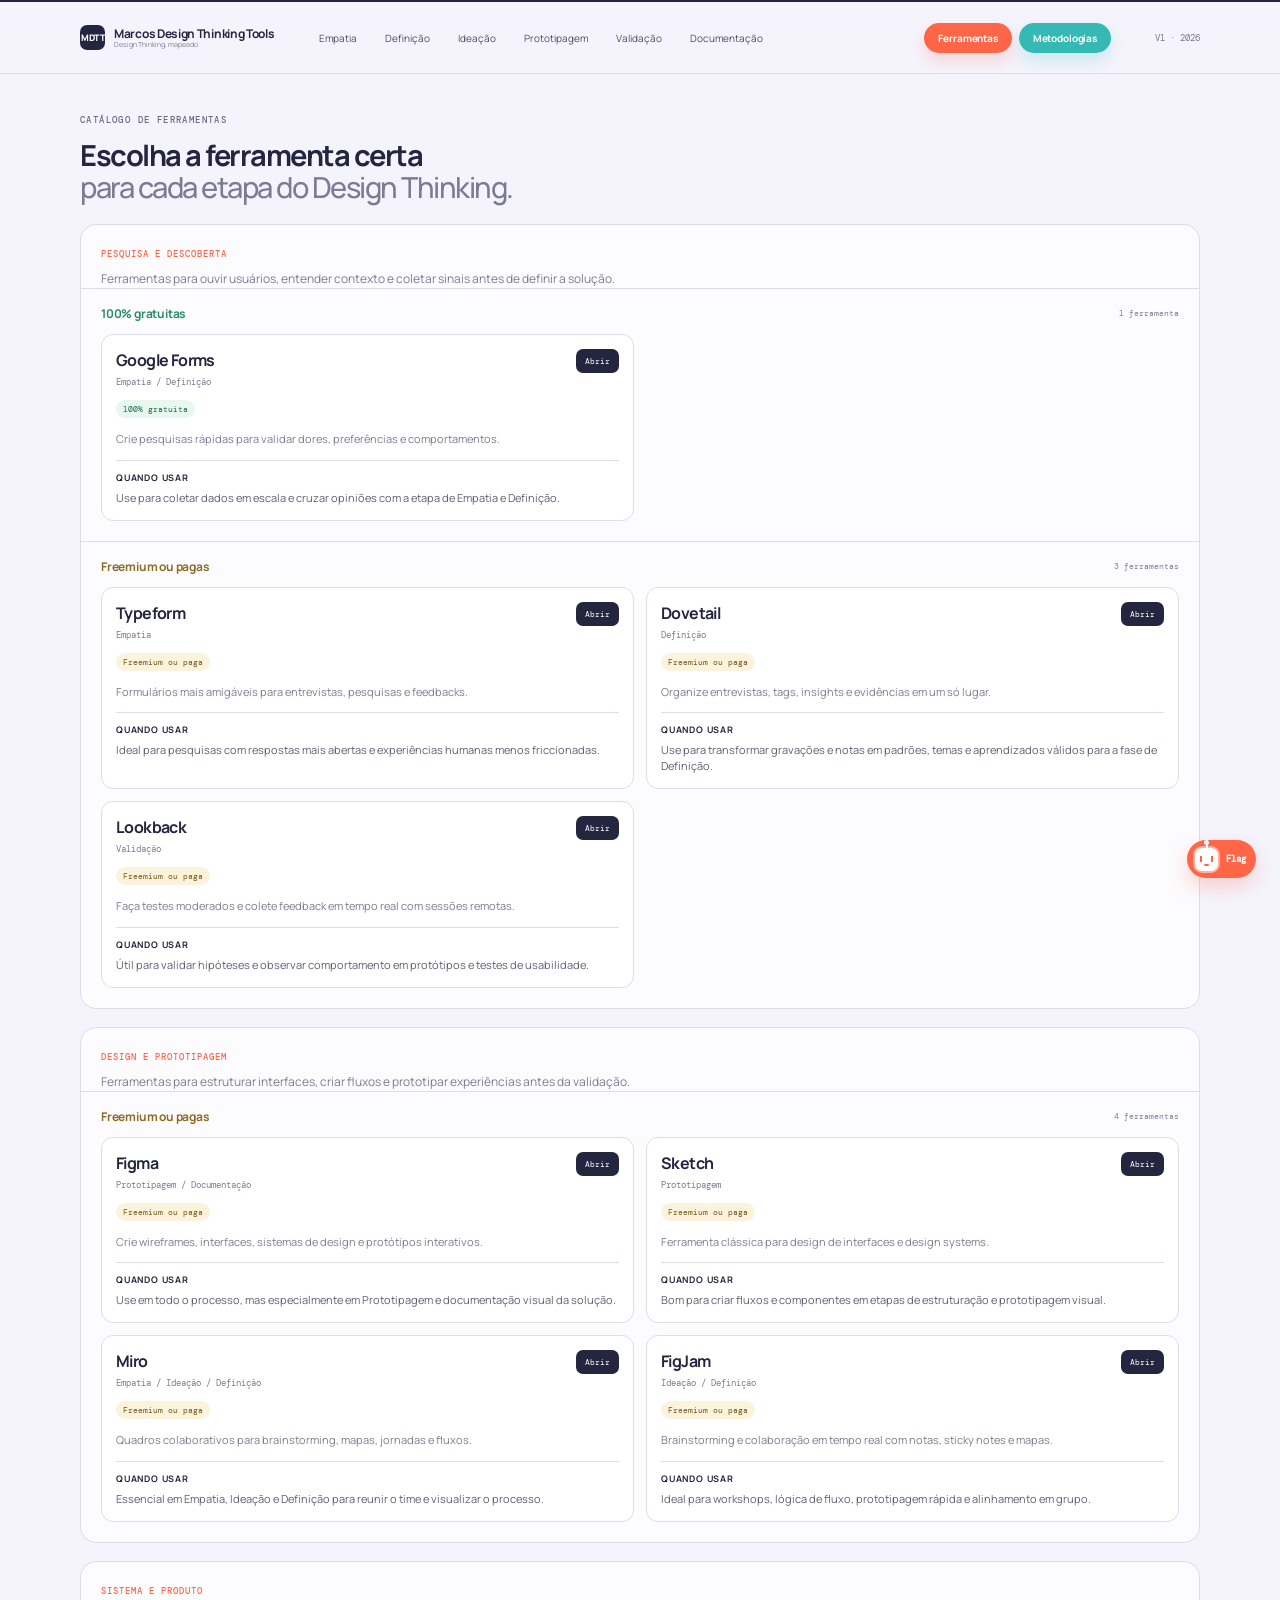
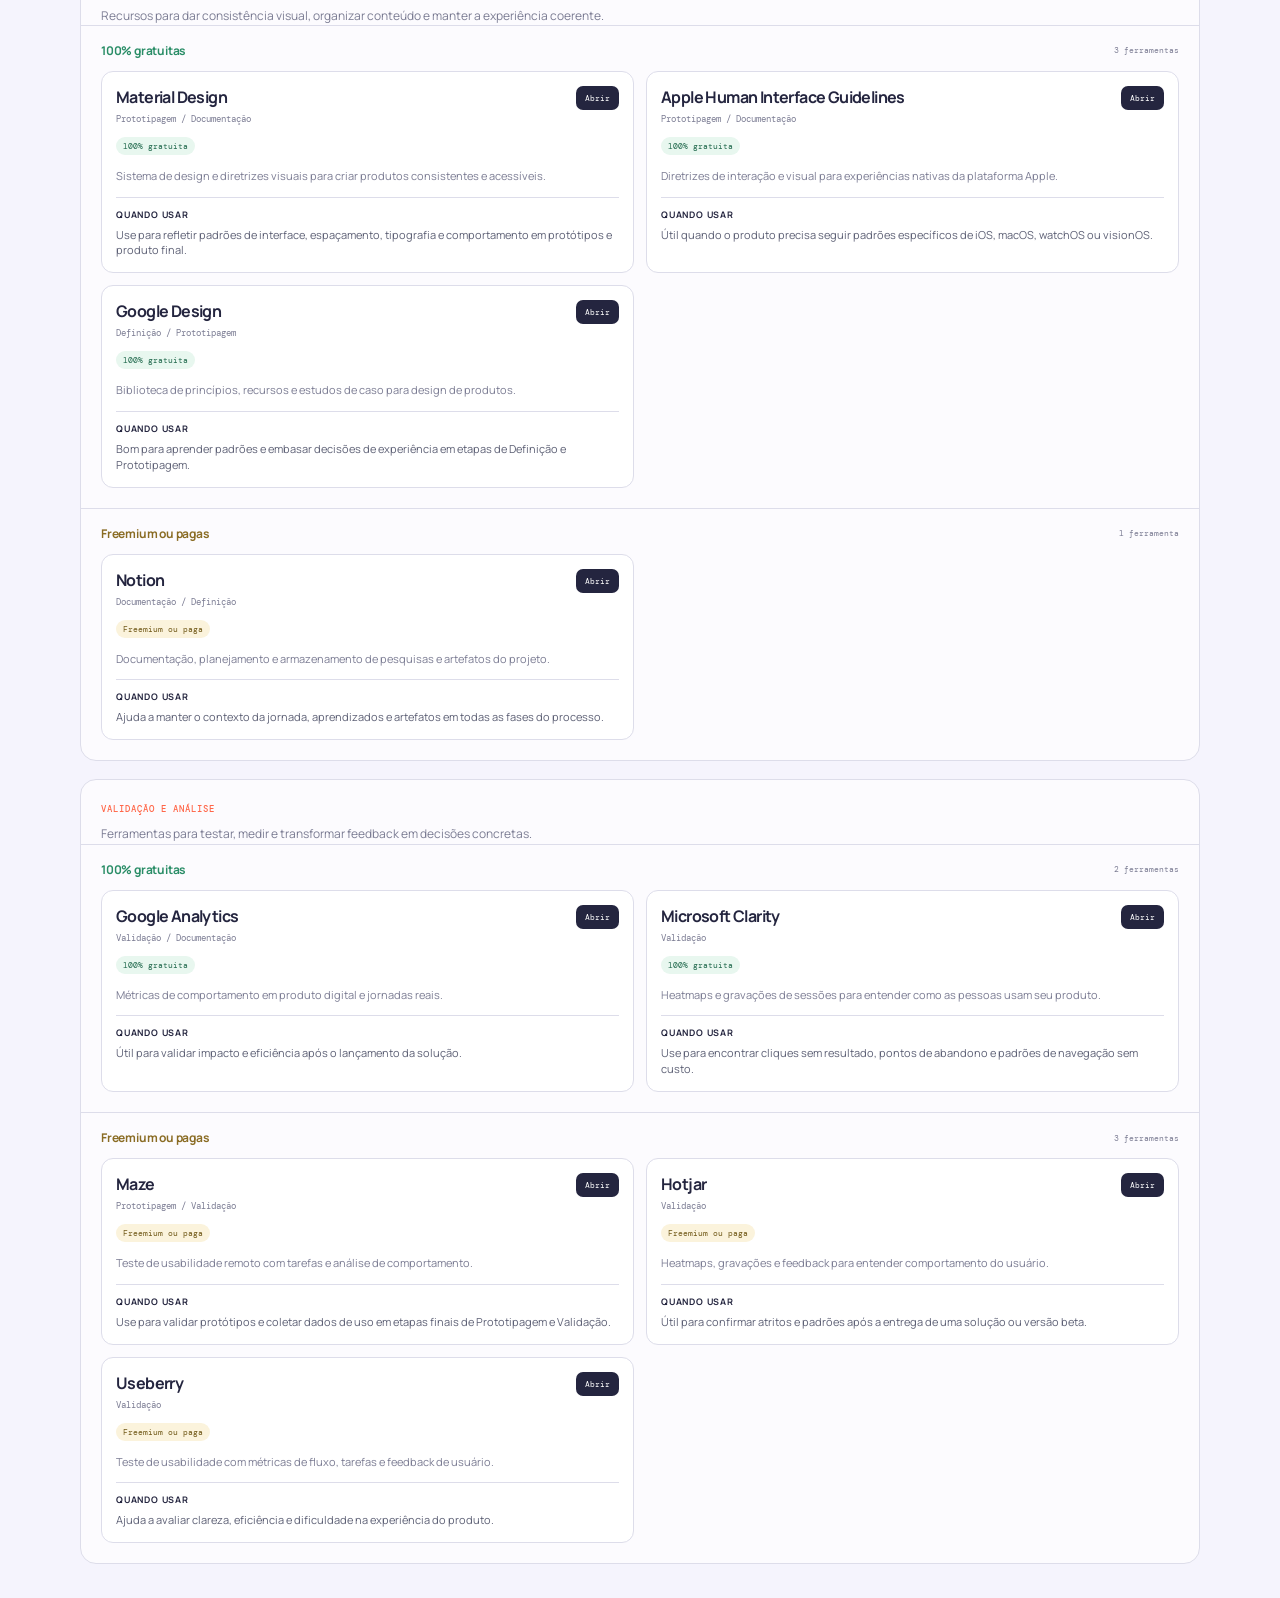
<file: ferramentas.html>
<!doctype html>
<html lang="pt-BR">
  <head>
    <meta charset="UTF-8" />
    <meta name="viewport" content="width=device-width, initial-scale=1.0" />
    <meta name="description" content="Ferramentas de design e Design Thinking: catálogo por etapa do processo." />
    <title>Ferramentas | Marcos Design Thinking Tools</title>
    <link rel="preconnect" href="https://fonts.googleapis.com" />
    <link rel="preconnect" href="https://fonts.gstatic.com" crossorigin />
    <link href="https://fonts.googleapis.com/css2?family=DM+Mono:wght@400;500&family=Manrope:wght@400;500;600;700;800&display=swap" rel="stylesheet" />
    <link rel="stylesheet" href="styles.css" />
  </head>
  <body>
    <div class="page-shell">
      <header class="topbar">
        <a class="brand" href="index.html" aria-label="Marcos Design Thinking Tools, início">
          <span class="brand-mark">MDTT</span>
          <span class="brand-copy"><strong>Marcos Design Thinking Tools</strong><small>Design Thinking, mapeado</small></span>
        </a>
        <nav class="main-nav" aria-label="Navegação principal">
          <a href="index.html#jornada" data-phase="0">Empatia</a>
          <a href="index.html#jornada" data-phase="1">Definição</a>
          <a href="index.html#jornada" data-phase="2">Ideação</a>
          <a href="index.html#jornada" data-phase="3">Prototipagem</a>
          <a href="index.html#jornada" data-phase="4">Validação</a>
          <a href="index.html#jornada" data-phase="5">Documentação</a>
        </nav>
        <div class="header-links"><a class="nav-tools is-active" href="ferramentas.html">Ferramentas</a><a class="nav-methods" href="metodologias.html">Metodologias</a></div>
        <span class="version">V1 · 2026</span>
      </header>

      <main>
        <section class="tools-section container tools-page">
          <div class="tools-header">
            <div>
              <p class="eyebrow">CATÁLOGO DE FERRAMENTAS</p>
              <h2>Escolha a ferramenta certa<br /><span>para cada etapa do Design Thinking.</span></h2>
            </div>
          </div>
          <div class="tools-categories" id="tools-categories" aria-live="polite"></div>
        </section>
      </main>
    </div>

    <script src="script.js"></script>
  </body>
</html>
</file>
<file: styles.css>
:root {
  --ink: #24253f;
  --muted: #7b7c93;
  --line: #ddddea;
  --paper: #f5f4fd;
  --white: #fff;
  --coral: #ff6648;
  --teal: #35b9b4;
  --yellow: #f1c637;
  --blue: #7198eb;
  --violet: #9d7ce7;
  --green: #5bb98d;
  --display: 'Manrope', sans-serif;
  --mono: 'DM Mono', monospace;
}
* { box-sizing: border-box; }
html { scroll-behavior: smooth; }
body { margin: 0; background: var(--paper); color: var(--ink); font-family: var(--display); font-size: 13px; }
a { color: inherit; text-decoration: none; }
button { border: 0; color: inherit; font: inherit; cursor: pointer; }
.page-shell { overflow: hidden; min-height: 100vh; }
.container { width: min(1120px, calc(100% - 64px)); margin-inline: auto; }
.topbar { height: 74px; border-top: 2px solid var(--ink); border-bottom: 1px solid var(--line); display: flex; align-items: center; gap: 44px; padding: 0 max(32px, calc((100vw - 1120px) / 2)); background: rgba(245,244,253,.86); backdrop-filter: blur(12px); position: sticky; top: 0; z-index: 10; }
.brand { display: flex; align-items: center; gap: 9px; min-width: 165px; }
.brand-mark { display: grid; place-items: center; width: 25px; height: 25px; border-radius: 7px; background: var(--ink); color: white; font-weight: 800; font-size: 9px; letter-spacing: -.5px; }
.brand-copy { display: grid; gap: 1px; line-height: 1; }.brand-copy strong { font-size: 12px; letter-spacing: -.3px; }.brand-copy small { color: var(--muted); font-size: 7px; }
.main-nav { display: flex; gap: 28px; font-size: 10px; color: #4c4d63; flex: 1; }.main-nav a { transition: color .2s; }.main-nav a:hover { color: var(--coral); }
.header-links { display: flex; align-items: center; gap: 7px; flex-shrink: 0; }.nav-tools, .nav-methods { display: inline-flex; align-items: center; justify-content: center; padding: 8px 14px; border-radius: 999px; color: white; font-size: 10px; font-weight: 700; letter-spacing: -.15px; }.nav-tools { background: var(--coral); box-shadow: 0 8px 16px rgba(255, 102, 72, .22); }.nav-methods { background: var(--teal); box-shadow: 0 8px 16px rgba(53, 185, 180, .22); }
.version { font: 9px var(--mono); color: #77788e; white-space: nowrap; }.menu-toggle { display: none; background: transparent; padding: 4px; }.menu-toggle svg { width: 19px; }
.hero { padding: 70px 0 43px; display: flex; justify-content: space-between; align-items: end; }.eyebrow { margin: 0 0 14px; font: 500 9px var(--mono); letter-spacing: 1.4px; color: #686980; }.hero h1 { font-size: clamp(42px, 5vw, 64px); line-height: .98; letter-spacing: -3.5px; margin: 0; font-weight: 800; }.hero h1 em { font-style: normal; color: var(--coral); }.hero-intro { color: var(--muted); line-height: 1.65; max-width: 470px; margin: 20px 0 0; font-size: 13px; }.hero-stats { display: flex; gap: 35px; padding-bottom: 6px; }.hero-stats div { display: grid; gap: 3px; }.hero-stats strong { font-size: 23px; line-height: 1; }.hero-stats span { font: 8px var(--mono); color: #88899e; }
.tools-section { padding-top: 40px; padding-bottom: 34px; }
.tools-header { margin-bottom: 20px; }
.tools-header h2 { margin: 0; font-size: 29px; line-height: 1.1; letter-spacing: -1.5px; }
.tools-header h2 span { color: var(--muted); font-weight: 500; }
.tools-categories { display: grid; gap: 18px; }
.tool-category { background: rgba(255,255,255,.7); border: 1px solid var(--line); border-radius: 16px; overflow: hidden; }
.tool-category-header { padding: 18px 20px 0; }
.tool-category-kicker { display: inline-block; font: 500 9px var(--mono); letter-spacing: 1px; color: var(--coral); text-transform: uppercase; }
.tool-category-header p { margin: 8px 0 0; color: var(--muted); line-height: 1.6; font-size: 12px; }
.tool-group { border-top: 1px solid var(--line); }.tool-group-heading { display: flex; align-items: center; justify-content: space-between; gap: 12px; padding: 16px 20px 0; }.tool-group-heading h3 { margin: 0; font-size: 12px; letter-spacing: -.2px; }.tool-group-heading span { color: var(--muted); font: 8px var(--mono); }.tool-group-free .tool-group-heading h3 { color: #2a8d67; }.tool-group-paid .tool-group-heading h3 { color: #8a6c24; }.tool-grid { display: grid; grid-template-columns: repeat(2, minmax(0, 1fr)); gap: 12px; padding: 12px 20px 20px; }
.tool-card-item { background: var(--white); border: 1px solid var(--line); border-radius: 12px; padding: 14px; display: flex; flex-direction: column; gap: 12px; }
.tool-card-top { display: flex; align-items: flex-start; justify-content: space-between; gap: 10px; }
.tool-card-top h3 { margin: 0; font-size: 16px; letter-spacing: -0.6px; }
.tool-card-top span { display: block; margin-top: 5px; font: 9px var(--mono); color: var(--muted); }
.tool-card-top a { display: inline-flex; align-items: center; justify-content: center; padding: 7px 9px; border-radius: 7px; background: var(--ink); color: white; font: 8px var(--mono); }
.tool-pricing { align-self: flex-start; padding: 4px 7px; border-radius: 999px; background: #e8f7ef; color: #21694d; font: 8px var(--mono); }.tool-group-paid .tool-pricing { background: #fbf3dc; color: #705817; }
.tool-card-item p { margin: 0; color: var(--muted); font-size: 11px; line-height: 1.6; }
.tool-use { display: grid; gap: 6px; padding-top: 10px; border-top: 1px solid var(--line); }
.tool-use strong { font-size: 9px; text-transform: uppercase; letter-spacing: .8px; color: var(--ink); }
.tool-use span { color: #5d6075; line-height: 1.45; font-size: 11px; }
.methodology-intro { max-width: 720px; margin: 12px 0 26px; color: var(--muted); font-size: 12px; line-height: 1.65; }.methodology-categories { display: grid; gap: 18px; }.methodology-category { background: rgba(255,255,255,.7); border: 1px solid var(--line); border-radius: 16px; overflow: hidden; }.methodology-category-header { padding: 18px 20px 0; }.methodology-category-header h3 { margin: 8px 0 0; font-size: 18px; letter-spacing: -.6px; }.methodology-category-header p { margin: 7px 0 0; color: var(--muted); line-height: 1.55; font-size: 11px; }.methodology-grid { display: grid; grid-template-columns: repeat(2, minmax(0, 1fr)); gap: 12px; padding: 16px 20px 20px; }.methodology-card { display: flex; flex-direction: column; gap: 11px; padding: 16px; background: var(--white); border: 1px solid var(--line); border-radius: 12px; }.methodology-card-head { display: flex; align-items: flex-start; justify-content: space-between; gap: 12px; }.methodology-card h4 { margin: 0; font-size: 16px; letter-spacing: -.5px; }.methodology-card-icon { display: grid; place-items: center; width: 28px; height: 28px; flex: 0 0 auto; border-radius: 8px; background: color-mix(in srgb, var(--method-color), white 86%); color: var(--method-color); }.methodology-card-icon svg { width: 15px; }.methodology-card p { margin: 0; color: var(--muted); font-size: 11px; line-height: 1.6; }.methodology-purpose { padding-top: 10px; border-top: 1px solid var(--line); color: #5d6075; font-size: 11px; line-height: 1.55; }.methodology-purpose strong { display: block; margin-bottom: 4px; color: var(--method-color); font: 500 8px var(--mono); letter-spacing: .9px; text-transform: uppercase; }.methodology-tag { align-self: flex-start; padding: 4px 7px; border-radius: 999px; background: color-mix(in srgb, var(--method-color), white 89%); color: var(--method-color); font: 8px var(--mono); }
.journey { padding-bottom: 100px; }.journey-heading { display: flex; justify-content: space-between; align-items: end; margin-bottom: 30px; border-top: 1px solid var(--line); padding-top: 32px; }.journey-heading h2 { margin: 0; font-size: 29px; line-height: 1.1; letter-spacing: -1.5px; }.journey-heading h2 span { color: var(--muted); font-weight: 500; }.view-switcher { display: flex; gap: 4px; padding: 4px; background: #ebebf5; border-radius: 10px; }.view-button { display: flex; align-items: center; gap: 7px; padding: 9px 13px; background: transparent; border-radius: 7px; color: var(--muted); font-size: 11px; }.view-button svg { width: 14px; }.view-button.is-active { background: var(--white); color: var(--ink); box-shadow: 0 2px 8px #3b3c5b12; }
.phase-tabs { display: flex; gap: 7px; margin-bottom: 25px; overflow-x: auto; padding-bottom: 3px; scrollbar-width: none; }.phase-tabs::-webkit-scrollbar { display: none; }.phase-tab { display: flex; align-items: center; gap: 8px; padding: 9px 14px 9px 9px; border: 1px solid var(--line); background: rgba(255,255,255,.55); border-radius: 9px; white-space: nowrap; font-size: 11px; color: var(--muted); transition: all .2s; }.phase-tab:hover { border-color: var(--phase); color: var(--ink); }.phase-tab.is-active { background: var(--ink); color: white; border-color: var(--ink); }.phase-tab .tab-num { display: grid; place-items: center; width: 21px; height: 21px; border-radius: 50%; color: white; background: var(--phase); font: 10px var(--mono); }.phase-tab.is-active .tab-num { color: var(--ink); background: var(--white); }
.phase-content { min-height: 375px; }.phase-card { --phase: var(--coral); display: grid; grid-template-columns: 72px 1fr; gap: 17px; position: relative; animation: rise .45s ease both; }.phase-marker { position: relative; display: flex; flex-direction: column; align-items: center; }.phase-marker:after { content: ''; position: absolute; width: 1px; background: var(--line); top: 55px; bottom: -70px; }.phase-number { display: grid; place-items: center; width: 47px; height: 47px; border-radius: 13px; background: var(--phase); color: white; font: 500 15px var(--mono); box-shadow: 0 8px 18px color-mix(in srgb, var(--phase), transparent 68%); }.phase-content-card { background: var(--white); border: 1px solid #e1e1eb; border-radius: 14px; overflow: hidden; }.phase-intro { display: flex; justify-content: space-between; gap: 24px; padding: 25px 27px 21px; border-bottom: 1px solid var(--line); }.phase-title-wrap h3 { margin: 0 0 7px; font-size: 23px; letter-spacing: -1px; }.phase-title-wrap .sub { color: var(--muted); font-size: 11px; margin: 0; }.phase-meta { text-align: right; white-space: nowrap; }.phase-meta .meta-label { font: 8px var(--mono); color: var(--muted); }.phase-meta strong { display: block; font-size: 19px; color: var(--phase); }.story { padding: 20px 27px 22px; background: color-mix(in srgb, var(--phase), white 94%); }.story-label { color: var(--phase); font: 500 8px var(--mono); letter-spacing: .8px; text-transform: uppercase; }.story p { color: #63647a; line-height: 1.65; max-width: 780px; margin: 9px 0 0; font-size: 12px; }.story strong { color: var(--ink); }.tools-grid { padding: 18px 14px 14px; display: grid; grid-template-columns: repeat(3, 1fr); gap: 8px; }.tool-card { border: 1px solid var(--line); border-radius: 9px; padding: 13px; min-height: 116px; display: flex; flex-direction: column; justify-content: space-between; transition: transform .2s, border-color .2s, box-shadow .2s; }.tool-card:hover { transform: translateY(-3px); border-color: var(--phase); box-shadow: 0 7px 18px #3b3c5b10; }.tool-top { display: flex; justify-content: space-between; gap: 7px; align-items: start; }.tool-top h4 { margin: 0; font-size: 13px; }.tool-icon { width: 25px; height: 25px; display: grid; place-items: center; color: var(--phase); background: color-mix(in srgb, var(--phase), white 88%); border-radius: 7px; }.tool-icon svg { width: 14px; }.tool-card p { margin: 7px 0 11px; color: var(--muted); font-size: 10px; line-height: 1.45; }.tool-link { display: flex; align-items: center; gap: 4px; color: var(--phase); font-size: 10px; font-weight: 700; }.tool-link svg { width: 12px; }.phase-footer { display: flex; justify-content: space-between; align-items: center; padding: 0 27px 19px; color: var(--muted); font: 9px var(--mono); }.phase-footer span:last-child { color: var(--phase); }
.tabs-mode .phase-card { display: block; }.tabs-mode .phase-marker { display: none; }.tabs-mode .phase-content-card { border-radius: 14px; }.tabs-mode .phase-content-card .phase-intro { padding-top: 28px; }
.footer { border-top: 1px solid var(--line); padding: 25px 0 35px; color: var(--muted); display: flex; justify-content: space-between; font: 9px var(--mono); }.footer b { color: var(--coral); }
.method-grid { padding: 18px 14px 14px; display: grid; grid-template-columns: repeat(2, 1fr); gap: 9px; }.method-card { text-align: left; border: 1px solid var(--line); border-radius: 10px; padding: 14px; background: #fff; transition: transform .2s, border-color .2s, box-shadow .2s; }.method-card:hover { transform: translateY(-3px); border-color: var(--phase); box-shadow: 0 7px 18px #3b3c5b10; }.method-card-head { display: flex; align-items: start; justify-content: space-between; gap: 10px; }.method-card h4 { margin: 0; font-size: 13px; }.method-card-head svg { width: 15px; color: var(--phase); }.method-card p { margin: 8px 0 12px; color: var(--muted); font-size: 10px; line-height: 1.5; }.method-supports { display: grid; gap: 7px; margin: 0 0 12px; }.supports-label { font: 500 8px var(--mono); letter-spacing: .9px; color: var(--muted); text-transform: uppercase; }.support-tools { display: flex; flex-wrap: wrap; gap: 6px; }.support-tool { display: inline-flex; align-items: center; padding: 5px 7px; border-radius: 999px; background: color-mix(in srgb, var(--phase), white 88%); color: var(--ink); font: 8px var(--mono); border: 1px solid color-mix(in srgb, var(--phase), white 72%); }.method-tools { display: flex; flex-wrap: wrap; gap: 5px; }.method-tool { display: inline-flex; align-items: center; gap: 4px; padding: 5px 7px; border-radius: 5px; color: var(--phase); background: color-mix(in srgb, var(--phase), white 92%); font: 9px var(--mono); }.method-tool svg { width: 11px; }.method-card .method-cta { margin-top: 12px; color: var(--phase); font: 9px var(--mono); }.method-order { display: inline-grid; place-items: center; width: 21px; height: 21px; margin-bottom: 8px; border-radius: 6px; background: color-mix(in srgb, var(--phase), white 88%); color: var(--phase); font: 9px var(--mono); }.method-modal { width: min(500px, calc(100% - 32px)); border: 0; border-radius: 15px; padding: 31px; color: var(--ink); background: var(--white); box-shadow: 0 22px 80px #20213d35; }.method-modal::backdrop { background: #24253f66; backdrop-filter: blur(5px); }.modal-close { position: absolute; top: 14px; right: 14px; display: grid; place-items: center; width: 30px; height: 30px; border-radius: 50%; background: var(--paper); color: var(--muted); }.modal-close svg { width: 15px; }.modal-kicker, .modal-section span { font: 500 9px var(--mono); color: var(--coral); letter-spacing: 1px; }.method-modal h2 { margin: 12px 0 8px; font-size: 27px; letter-spacing: -1px; }.modal-summary { color: var(--muted); line-height: 1.6; margin: 0 0 24px; }.modal-section { border-top: 1px solid var(--line); padding-top: 14px; margin-top: 15px; }.modal-section span { color: var(--muted); }.modal-section p { line-height: 1.65; color: #5e6077; margin: 8px 0 0; font-size: 12px; }.journey-mode .phase-tabs { display: none; }.journey-mode .phase-content { display: grid; gap: 32px; }.journey-mode .phase-card:not(:last-child) .phase-marker:after { bottom: -45px; }.journey-mode .phase-card:last-child .phase-marker:after { display: none; }.journey-mode .phase-intro { padding-top: 20px; }
@keyframes rise { from { opacity: 0; transform: translateY(9px); } to { opacity: 1; transform: translateY(0); } }
@media (max-width: 760px) { .container { width: min(100% - 36px, 560px); }.topbar { height: 62px; padding: 0 18px; gap: 14px; }.main-nav, .version { display: none; }.brand { flex: 1; }.header-links { gap: 5px; }.nav-tools, .nav-methods { padding: 7px 9px; font-size: 9px; }.menu-toggle { display: block; }.hero { padding: 48px 0 34px; display: block; }.hero h1 { letter-spacing: -2px; font-size: 43px; }.hero-intro { font-size: 12px; }.hero-stats { margin-top: 32px; justify-content: space-between; width: min(100%, 300px); }.journey-heading { align-items: start; gap: 20px; flex-direction: column; }.journey-heading h2 { font-size: 26px; }.view-switcher { align-self: stretch; }.view-button { flex: 1; justify-content: center; }.tool-grid, .methodology-grid { grid-template-columns: 1fr; }.tool-card-item { min-height: auto; }.phase-card { grid-template-columns: 43px 1fr; gap: 10px; }.phase-number { width: 38px; height: 38px; border-radius: 11px; font-size: 12px; }.phase-marker:after { top: 47px; }.phase-intro { display: block; padding: 20px; }.phase-meta { text-align: left; display: flex; align-items: center; gap: 8px; margin-top: 14px; }.phase-meta strong { display: inline; }.story { padding: 17px 20px 19px; }.method-grid { grid-template-columns: 1fr; padding: 12px; }.phase-footer { padding: 0 20px 16px; }.phase-footer span:first-child { max-width: 180px; line-height: 1.5; }.tools-header h2 { font-size: 26px; }.footer { display: block; line-height: 1.8; }.footer span { display: block; } }
@media (max-width: 760px) { .main-nav.is-open { display: flex; position: absolute; top: 61px; left: 0; right: 0; padding: 17px 18px 19px; flex-direction: column; gap: 15px; background: rgba(245,244,253,.98); border-bottom: 1px solid var(--line); box-shadow: 0 12px 20px #3b3c5b0c; } }
@media (max-width: 420px) { .tools-grid { grid-template-columns: 1fr; }.tool-card { min-height: auto; }.hero-stats { gap: 16px; }.phase-tab { padding-right: 11px; } }
.sr-only { position: absolute; width: 1px; height: 1px; padding: 0; margin: -1px; overflow: hidden; clip: rect(0, 0, 0, 0); white-space: nowrap; border: 0; }
.marc-flag { position: fixed; right: 24px; bottom: 22px; z-index: 20; font-family: var(--display); }
.marc-launcher { display: inline-flex; align-items: center; gap: 6px; min-height: 38px; padding: 5px 10px 5px 6px; border-radius: 999px; background: var(--coral); color: white; box-shadow: 0 9px 20px rgba(255,102,72,.26); transition: transform .2s, box-shadow .2s; }
.marc-launcher:hover { transform: translateY(-3px); box-shadow: 0 16px 30px rgba(255,102,72,.36); }
.marc-launcher-label { font: 700 9px var(--mono); }
.marc-robot { position: relative; display: grid; place-items: center; width: 27px; height: 27px; border-radius: 9px; background: #fff; border: 2px solid #ffb19f; }
.marc-robot:before { content: ''; position: absolute; top: -6px; width: 2px; height: 6px; background: #fff; }
.marc-robot:after { content: ''; position: absolute; top: -8px; width: 5px; height: 5px; border-radius: 50%; background: #fff; }
.marc-robot span { position: relative; width: 13px; height: 6px; border-left: 2px solid var(--coral); border-right: 2px solid var(--coral); }
.marc-robot span:after { content: ''; position: absolute; left: 2px; right: 2px; bottom: -4px; height: 2px; border-radius: 2px; background: var(--coral); }
.marc-panel { position: absolute; right: 0; bottom: 49px; display: grid; grid-template-rows: auto minmax(0, 1fr) auto auto; width: min(365px, calc(100vw - 32px)); max-height: min(590px, calc(100vh - 90px)); overflow: hidden; border: 1px solid var(--line); border-radius: 18px; background: rgba(255,255,255,.98); box-shadow: 0 20px 60px rgba(36,37,63,.2); }
.marc-panel[hidden] { display: none; }
.marc-panel-head { display: flex; align-items: center; justify-content: space-between; gap: 14px; padding: 16px 17px 14px; background: linear-gradient(135deg, #fff4ef, #fff); border-bottom: 1px solid var(--line); }
.marc-panel-head div { display: grid; gap: 3px; }
.marc-panel-head strong { font-size: 15px; letter-spacing: -.4px; }
.marc-panel-head span { color: var(--muted); font: 8px var(--mono); }
.marc-close { width: 27px; height: 27px; border-radius: 50%; background: var(--paper); color: var(--muted); font-size: 19px; line-height: 1; }
.marc-messages { display: grid; align-content: start; gap: 10px; overflow-y: auto; min-height: 160px; max-height: 330px; padding: 15px; }
.marc-message { max-width: 92%; padding: 10px 11px; border-radius: 12px; color: #56586f; font-size: 11px; line-height: 1.55; }
.marc-message.bot { justify-self: start; background: #f5f4fd; border: 1px solid #e6e5f0; border-top-left-radius: 4px; }
.marc-message.user { justify-self: end; background: var(--coral); color: white; border-top-right-radius: 4px; }
.marc-message strong { color: var(--ink); }
.marc-message.user strong { color: white; }
.marc-answer-note { display: block; margin-top: 7px; color: var(--muted); font-size: 10px; }
.marc-tool-link { display: inline-flex; align-items: center; gap: 4px; margin-top: 9px; color: var(--coral); font: 700 9px var(--mono); }
.marc-tool-link svg { width: 12px; }
.marc-inline-action { margin-top: 9px; padding: 0; background: transparent; color: var(--coral); font: 700 10px var(--mono); }
.marc-tool-results { display: grid; gap: 7px; margin-top: 10px; }
.marc-tool-result { display: grid; gap: 4px; padding: 9px; border: 1px solid var(--line); border-radius: 9px; background: white; transition: border-color .2s, transform .2s; }
.marc-tool-result:hover { border-color: var(--coral); transform: translateX(2px); }
.marc-tool-result-head { display: flex; align-items: center; justify-content: space-between; gap: 8px; color: var(--ink); }
.marc-tool-result-head strong { font-size: 11px; }
.marc-tool-result-head svg { width: 13px; color: var(--coral); }
.marc-tool-result > span:last-child { color: var(--muted); font-size: 9px; line-height: 1.45; }
.marc-artifact-results { display: grid; gap: 8px; margin-top: 10px; }
.marc-artifact-result { display: grid; gap: 5px; padding: 10px; border: 1px solid var(--line); border-radius: 10px; background: white; }
.marc-artifact-kicker { color: var(--teal); font: 500 8px var(--mono); letter-spacing: .8px; }
.marc-artifact-result h3 { margin: 0; color: var(--ink); font-size: 12px; letter-spacing: -.2px; }
.marc-artifact-result p, .marc-artifact-result div:not(.marc-artifact-kicker) { margin: 0; color: var(--muted); font-size: 9px; line-height: 1.5; }
.marc-artifact-result div strong, .marc-artifact-result > span strong { color: var(--ink); font-size: 9px; }
.marc-artifact-tools { display: flex; flex-wrap: wrap; align-items: center; gap: 5px; color: var(--muted); font-size: 9px; }
.marc-artifact-tools a { padding: 3px 5px; border-radius: 5px; background: color-mix(in srgb, var(--teal), white 89%); color: var(--ink); font: 8px var(--mono); }
.marc-suggestions { display: flex; gap: 6px; overflow-x: auto; padding: 0 15px 11px; scrollbar-width: none; }
.marc-suggestions::-webkit-scrollbar { display: none; }
.marc-suggestions button { flex: 0 0 auto; padding: 6px 8px; border: 1px solid var(--line); border-radius: 999px; background: white; color: var(--muted); font: 8px var(--mono); }
.marc-suggestions button:hover { color: var(--coral); border-color: var(--coral); }
.marc-form { display: flex; gap: 7px; padding: 10px; border-top: 1px solid var(--line); background: #fafaff; }
.marc-form input { min-width: 0; flex: 1; border: 1px solid var(--line); border-radius: 9px; padding: 10px; outline: none; color: var(--ink); font: 10px var(--display); background: white; }
.marc-form input:focus { border-color: var(--coral); box-shadow: 0 0 0 3px rgba(255,102,72,.12); }
.marc-form button { display: grid; place-items: center; width: 36px; border-radius: 9px; background: var(--coral); color: white; }
.marc-form button svg { width: 15px; }
@media (max-width: 760px) { .marc-flag { right: 14px; bottom: 14px; }.marc-panel { bottom: 49px; max-height: calc(100vh - 80px); }.marc-messages { max-height: calc(100vh - 300px); } }
.briefing-trigger { padding: 0; border-bottom: 1px dashed var(--coral); background: transparent; color: var(--ink); font-weight: 800; cursor: pointer; }
.briefing-trigger:hover { color: var(--coral); border-bottom-style: solid; }
.sensemaking-trigger { padding: 0; border-bottom: 1px dashed var(--teal); background: transparent; color: var(--ink); font-weight: 800; cursor: pointer; }
.sensemaking-trigger:hover { color: var(--teal); border-bottom-style: solid; }
.briefing-modal { width: min(650px, calc(100% - 32px)); max-height: min(720px, calc(100vh - 32px)); overflow-y: auto; border: 0; border-radius: 15px; padding: 31px; color: var(--ink); background: var(--white); box-shadow: 0 22px 80px #20213d35; }
.briefing-modal::backdrop { background: #24253f66; backdrop-filter: blur(5px); }
.briefing-intro { margin-top: 18px; padding: 13px 14px; border-left: 3px solid var(--coral); background: color-mix(in srgb, var(--coral), white 94%); color: #63647a; font-size: 11px; line-height: 1.55; }
.briefing-questions { display: grid; grid-template-columns: repeat(2, minmax(0, 1fr)); gap: 9px; margin-top: 18px; }
.briefing-questions div { display: grid; grid-template-columns: 25px 1fr; column-gap: 8px; padding: 11px; border: 1px solid var(--line); border-radius: 10px; background: #fff; }
.briefing-questions span { grid-row: span 2; display: grid; place-items: center; width: 24px; height: 24px; border-radius: 7px; background: color-mix(in srgb, var(--coral), white 87%); color: var(--coral); font: 9px var(--mono); }
.briefing-questions strong { align-self: center; font-size: 11px; }
.briefing-questions p { grid-column: 2; margin: 5px 0 0; color: var(--muted); font-size: 10px; line-height: 1.45; }
.briefing-questions small { grid-column: 2; margin-top: 7px; color: #5d6075; font-size: 9px; line-height: 1.45; }
.briefing-questions small b { color: var(--coral); font: 500 8px var(--mono); letter-spacing: .5px; text-transform: uppercase; }
@media (max-width: 600px) { .briefing-modal { padding: 24px 18px; }.briefing-questions { grid-template-columns: 1fr; } }
.sensemaking-modal { width: min(650px, calc(100% - 32px)); max-height: min(680px, calc(100vh - 32px)); overflow-y: auto; border: 0; border-radius: 15px; padding: 31px; color: var(--ink); background: var(--white); box-shadow: 0 22px 80px #20213d35; }
.sensemaking-modal::backdrop { background: #24253f66; backdrop-filter: blur(5px); }
.sensemaking-grid { display: grid; grid-template-columns: repeat(2, minmax(0, 1fr)); gap: 10px; margin-top: 21px; }
.sensemaking-grid article { padding: 16px; border: 1px solid var(--line); border-radius: 11px; background: #fff; }
.sensemaking-label { color: var(--teal); font: 500 8px var(--mono); letter-spacing: .9px; }
.sensemaking-grid h3 { margin: 9px 0 7px; font-size: 16px; letter-spacing: -.5px; }
.sensemaking-grid p { margin: 0; color: #5e6077; font-size: 11px; line-height: 1.55; }
.sensemaking-grid strong { display: block; margin-top: 13px; font-size: 10px; }
.sensemaking-grid ul { display: grid; gap: 5px; margin: 7px 0 0; padding-left: 16px; color: var(--muted); font-size: 10px; line-height: 1.45; }
.sensemaking-note { margin-top: 12px; padding: 13px 14px; border-left: 3px solid var(--teal); background: color-mix(in srgb, var(--teal), white 93%); color: #5e6077; font-size: 11px; line-height: 1.55; }
.sensemaking-note strong { color: var(--ink); }
@media (max-width: 600px) { .sensemaking-modal { padding: 24px 18px; }.sensemaking-grid { grid-template-columns: 1fr; } }
.method-card[draggable="true"] { cursor: grab; }
.method-card[draggable="true"]:active { cursor: grabbing; }
.method-card.is-dragging { opacity: .45; transform: scale(.98); }
.method-card.is-drop-target { border-color: var(--phase); box-shadow: 0 0 0 3px color-mix(in srgb, var(--phase), transparent 78%); }
</file>
